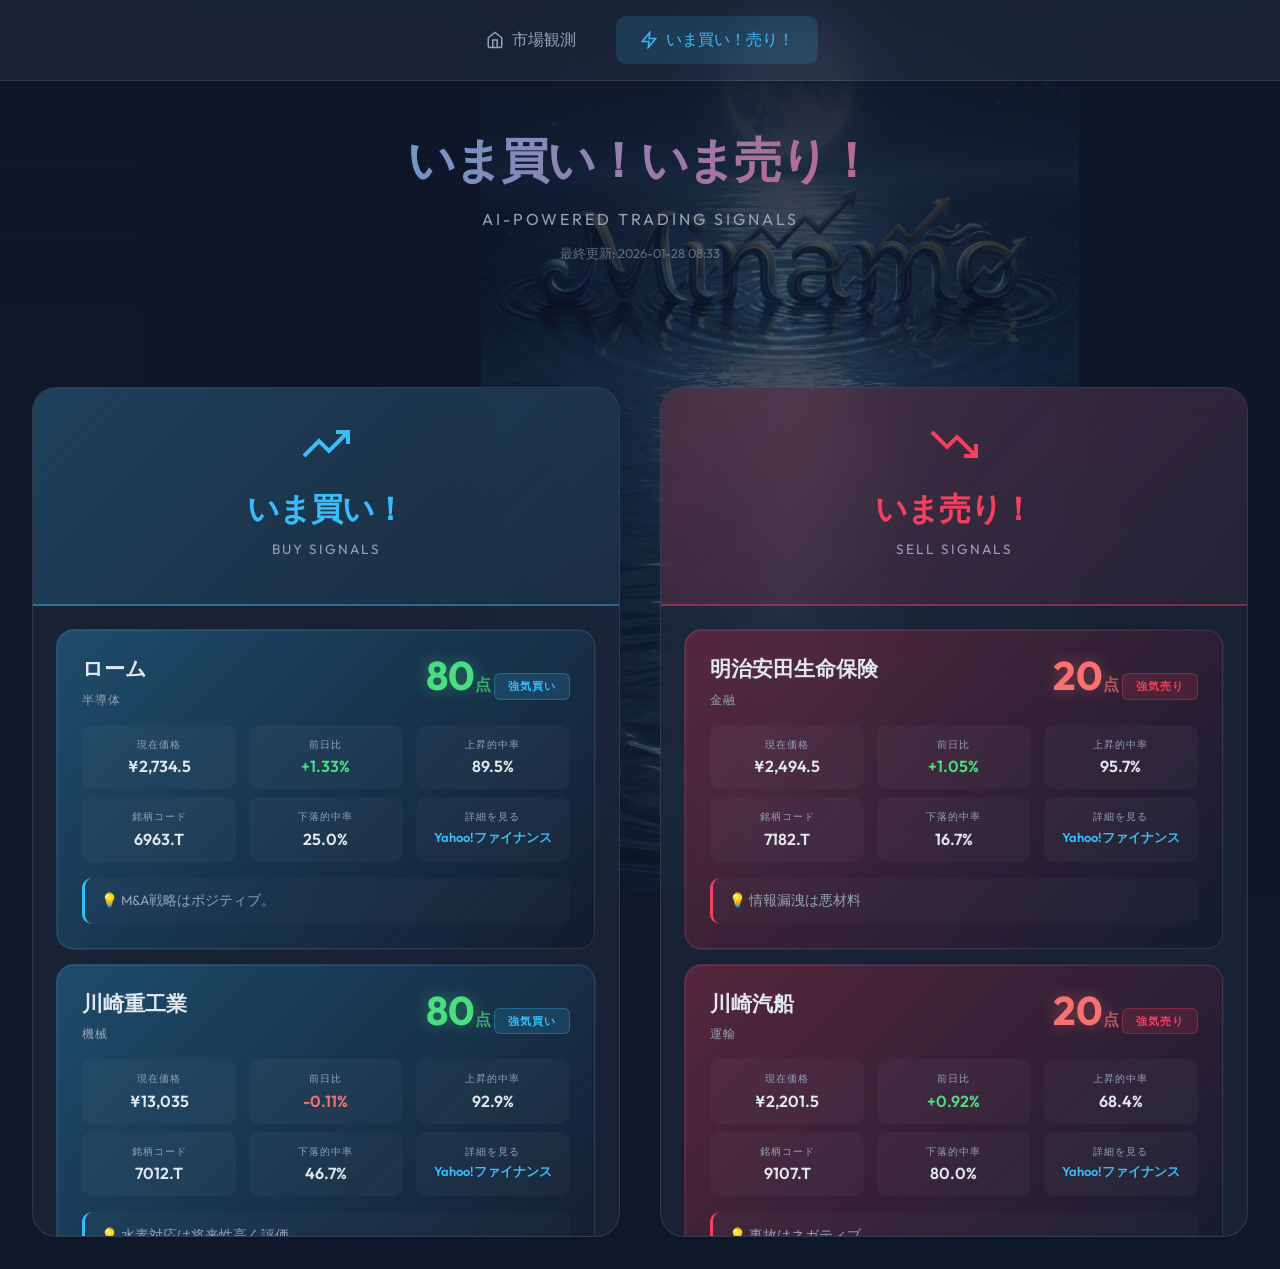
<file: docs/signals.html>
<!DOCTYPE html>
<html lang="ja">

<head>
    <meta charset="UTF-8">
    <meta name="viewport" content="width=device-width, initial-scale=1.0">
    <title>Minamo | いま買い！いま売り！</title>
    <meta name="description" content="AIが分析する今すぐ買い・売りシグナルが出ている株銘柄一覧">
    <link rel="stylesheet" href="style.css">
    <link href="https://fonts.googleapis.com/css2?family=Outfit:wght@300;400;600;700&display=swap" rel="stylesheet">
    <style>
        /* Signals Page Specific Styles */
        .signals-container {
            display: grid;
            grid-template-columns: 1fr 1fr;
            gap: 2.5rem;
            padding: 2rem;
        }

        .signal-section {
            background: var(--glass-bg);
            border: 1px solid var(--glass-border);
            border-radius: 24px;
            backdrop-filter: blur(16px);
            overflow: hidden;
            transition: all 0.3s ease;
        }

        .signal-section:hover {
            transform: translateY(-4px);
            box-shadow: 0 16px 48px rgba(0, 0, 0, 0.3);
        }

        .section-header {
            padding: 2rem 2.5rem;
            text-align: center;
            position: relative;
            overflow: hidden;
        }

        .buy-section .section-header {
            background: linear-gradient(135deg, rgba(56, 189, 248, 0.2) 0%, rgba(56, 189, 248, 0.05) 100%);
            border-bottom: 2px solid rgba(56, 189, 248, 0.4);
        }

        .sell-section .section-header {
            background: linear-gradient(135deg, rgba(244, 63, 94, 0.2) 0%, rgba(244, 63, 94, 0.05) 100%);
            border-bottom: 2px solid rgba(244, 63, 94, 0.4);
        }

        .section-icon {
            font-size: 3rem;
            margin-bottom: 0.5rem;
            display: block;
        }

        .buy-section .section-icon {
            color: var(--up-color);
            text-shadow: 0 0 30px rgba(56, 189, 248, 0.5);
        }

        .sell-section .section-icon {
            color: var(--down-color);
            text-shadow: 0 0 30px rgba(244, 63, 94, 0.5);
        }

        .section-title {
            margin: 0;
            font-size: 2rem;
            font-weight: 700;
            letter-spacing: -1px;
        }

        .buy-section .section-title {
            color: var(--up-color);
        }

        .sell-section .section-title {
            color: var(--down-color);
        }

        .section-subtitle {
            font-size: 0.85rem;
            color: var(--text-sub);
            margin-top: 0.5rem;
            text-transform: uppercase;
            letter-spacing: 2px;
        }

        .signal-list {
            padding: 1.5rem;
            max-height: 70vh;
            overflow-y: auto;
            scrollbar-width: thin;
            scrollbar-color: rgba(255, 255, 255, 0.1) transparent;
        }

        .signal-list::-webkit-scrollbar {
            width: 6px;
        }

        .signal-list::-webkit-scrollbar-thumb {
            background-color: rgba(255, 255, 255, 0.1);
            border-radius: 3px;
        }

        .signal-card {
            background: rgba(15, 23, 42, 0.5);
            border: 1px solid var(--glass-border);
            border-radius: 16px;
            padding: 1.5rem;
            margin-bottom: 1rem;
            transition: all 0.3s ease;
            cursor: pointer;
        }

        .signal-card:hover {
            transform: translateX(8px);
            border-color: rgba(255, 255, 255, 0.2);
        }

        .buy-section .signal-card:hover {
            border-color: rgba(56, 189, 248, 0.4);
            box-shadow: 0 4px 20px rgba(56, 189, 248, 0.15);
        }

        .sell-section .signal-card:hover {
            border-color: rgba(244, 63, 94, 0.4);
            box-shadow: 0 4px 20px rgba(244, 63, 94, 0.15);
        }

        .signal-card:last-child {
            margin-bottom: 0;
        }

        .signal-card-header {
            display: flex;
            justify-content: space-between;
            align-items: flex-start;
            margin-bottom: 1rem;
        }

        .company-name {
            font-size: 1.3rem;
            font-weight: 600;
            color: var(--text-main);
            margin: 0 0 0.3rem 0;
        }

        .company-sector {
            font-size: 0.75rem;
            color: var(--text-sub);
            text-transform: uppercase;
            letter-spacing: 1px;
        }

        .signal-score {
            text-align: right;
        }

        .score-number {
            font-size: 2.5rem;
            font-weight: 700;
            line-height: 1;
        }

        .buy-section .score-number {
            color: var(--score-high);
            text-shadow: 0 0 15px rgba(74, 222, 128, 0.4);
        }

        .sell-section .score-number {
            color: var(--score-low);
            text-shadow: 0 0 15px rgba(248, 113, 113, 0.4);
        }

        .score-unit {
            font-size: 1rem;
            opacity: 0.7;
        }

        .signal-badge {
            display: inline-block;
            padding: 0.3rem 0.8rem;
            border-radius: 6px;
            font-size: 0.7rem;
            font-weight: 600;
            text-transform: uppercase;
            letter-spacing: 1px;
            margin-top: 0.3rem;
        }

        .buy-section .signal-badge {
            background: var(--buy-bg);
            color: var(--up-color);
            border: 1px solid rgba(56, 189, 248, 0.3);
        }

        .sell-section .signal-badge {
            background: var(--sell-bg);
            color: var(--down-color);
            border: 1px solid rgba(244, 63, 94, 0.3);
        }

        .signal-details {
            display: grid;
            grid-template-columns: repeat(3, 1fr);
            gap: 0.8rem;
        }

        .detail-item {
            background: rgba(255, 255, 255, 0.03);
            padding: 0.8rem;
            border-radius: 10px;
            text-align: center;
        }

        .detail-label {
            font-size: 0.65rem;
            color: var(--text-sub);
            text-transform: uppercase;
            letter-spacing: 1px;
            margin-bottom: 0.3rem;
        }

        .detail-value {
            font-size: 1rem;
            font-weight: 600;
            color: var(--text-main);
        }

        .detail-value.positive {
            color: var(--score-high);
        }

        .detail-value.negative {
            color: var(--score-low);
        }

        .signal-reason {
            margin-top: 1rem;
            padding: 0.8rem 1rem;
            background: rgba(255, 255, 255, 0.02);
            border-radius: 10px;
            border-left: 3px solid;
            font-size: 0.85rem;
            color: var(--text-sub);
            line-height: 1.5;
        }

        .buy-section .signal-reason {
            border-color: var(--up-color);
        }

        .sell-section .signal-reason {
            border-color: var(--down-color);
        }

        .no-signals {
            text-align: center;
            padding: 3rem;
            color: var(--text-sub);
        }

        .no-signals-icon {
            font-size: 3rem;
            margin-bottom: 1rem;
            opacity: 0.5;
        }

        /* Page Header */
        .page-header {
            text-align: center;
            padding: 3rem 2rem 2rem;
            background: linear-gradient(180deg, rgba(15, 23, 42, 0.8) 0%, transparent 100%);
        }

        .page-title {
            font-size: 3rem;
            margin: 0 0 0.5rem 0;
            background: linear-gradient(135deg, #38bdf8 0%, #f43f5e 100%);
            -webkit-background-clip: text;
            background-clip: text;
            -webkit-text-fill-color: transparent;
            letter-spacing: -2px;
        }

        .page-subtitle {
            font-size: 1rem;
            color: var(--text-sub);
            letter-spacing: 3px;
            text-transform: uppercase;
        }

        .last-updated {
            margin-top: 1rem;
            font-size: 0.8rem;
            color: var(--text-sub);
            opacity: 0.6;
        }

        /* Navigation */
        .nav-bar {
            display: flex;
            justify-content: center;
            gap: 1rem;
            padding: 1rem 2rem;
            background: var(--glass-bg);
            border-bottom: 1px solid var(--glass-border);
            position: sticky;
            top: 0;
            z-index: 100;
            backdrop-filter: blur(16px);
        }

        .nav-link {
            padding: 0.8rem 1.5rem;
            border-radius: 10px;
            color: var(--text-sub);
            text-decoration: none;
            font-weight: 500;
            transition: all 0.2s ease;
            display: flex;
            align-items: center;
            gap: 0.5rem;
        }

        .nav-link:hover {
            background: rgba(255, 255, 255, 0.05);
            color: var(--text-main);
        }

        .nav-link.active {
            background: var(--buy-bg);
            color: var(--accent);
        }

        .nav-icon {
            width: 18px;
            height: 18px;
        }

        /* Responsive */
        @media (max-width: 1024px) {
            .signals-container {
                grid-template-columns: 1fr;
            }

            .page-title {
                font-size: 2rem;
            }
        }

        @media (max-width: 768px) {
            .signal-details {
                grid-template-columns: 1fr 1fr;
            }

            .nav-bar {
                flex-wrap: wrap;
            }

            .nav-link {
                padding: 0.6rem 1rem;
                font-size: 0.9rem;
            }
        }

        /* Animation */
        @keyframes slideIn {
            from {
                opacity: 0;
                transform: translateY(20px);
            }

            to {
                opacity: 1;
                transform: translateY(0);
            }
        }

        .signal-card {
            animation: slideIn 0.5s ease-out forwards;
            opacity: 0;
        }

        .signal-card:nth-child(1) {
            animation-delay: 0.1s;
        }

        .signal-card:nth-child(2) {
            animation-delay: 0.2s;
        }

        .signal-card:nth-child(3) {
            animation-delay: 0.3s;
        }

        .signal-card:nth-child(4) {
            animation-delay: 0.4s;
        }

        .signal-card:nth-child(5) {
            animation-delay: 0.5s;
        }

        .signal-card:nth-child(6) {
            animation-delay: 0.6s;
        }

        .signal-card:nth-child(7) {
            animation-delay: 0.7s;
        }

        .signal-card:nth-child(8) {
            animation-delay: 0.8s;
        }

        /* Pulse animation for strong signals */
        .strong-signal {
            position: relative;
        }

        .strong-signal::before {
            content: "";
            position: absolute;
            top: -2px;
            left: -2px;
            right: -2px;
            bottom: -2px;
            border-radius: 18px;
            z-index: -1;
            animation: pulse 2s infinite;
        }

        .buy-section .strong-signal::before {
            background: linear-gradient(135deg, rgba(56, 189, 248, 0.3), transparent);
        }

        .sell-section .strong-signal::before {
            background: linear-gradient(135deg, rgba(244, 63, 94, 0.3), transparent);
        }

        @keyframes pulse {

            0%,
            100% {
                opacity: 0.3;
            }

            50% {
                opacity: 0.8;
            }
        }
    </style>
</head>

<body>
    <!-- Navigation -->
    <nav class="nav-bar">
        <a href="index.html" class="nav-link">
            <svg class="nav-icon" viewBox="0 0 24 24" fill="none" stroke="currentColor" stroke-width="2">
                <path d="M3 9l9-7 9 7v11a2 2 0 0 1-2 2H5a2 2 0 0 1-2-2z"></path>
                <polyline points="9 22 9 12 15 12 15 22"></polyline>
            </svg>
            市場観測
        </a>
        <a href="signals.html" class="nav-link active">
            <svg class="nav-icon" viewBox="0 0 24 24" fill="none" stroke="currentColor" stroke-width="2">
                <polygon points="13 2 3 14 12 14 11 22 21 10 12 10 13 2"></polygon>
            </svg>
            いま買い！売り！
        </a>
    </nav>

    <!-- Page Header -->
    <header class="page-header">
        <h1 class="page-title">いま買い！いま売り！</h1>
        <p class="page-subtitle">AI-Powered Trading Signals</p>
        <p id="lastUpdated" class="last-updated">Loading...</p>
    </header>

    <!-- Signals Container -->
    <div class="signals-container">
        <!-- Buy Section -->
        <section class="signal-section buy-section">
            <div class="section-header">
                <span class="section-icon">
                    <svg width="48" height="48" viewBox="0 0 24 24" fill="none" stroke="currentColor" stroke-width="2">
                        <polyline points="23 6 13.5 15.5 8.5 10.5 1 18"></polyline>
                        <polyline points="17 6 23 6 23 12"></polyline>
                    </svg>
                </span>
                <h2 class="section-title">いま買い！</h2>
                <p class="section-subtitle">Buy Signals</p>
            </div>
            <div id="buyList" class="signal-list">
                <div class="no-signals">
                    <div class="no-signals-icon">📈</div>
                    <p>Loading...</p>
                </div>
            </div>
        </section>

        <!-- Sell Section -->
        <section class="signal-section sell-section">
            <div class="section-header">
                <span class="section-icon">
                    <svg width="48" height="48" viewBox="0 0 24 24" fill="none" stroke="currentColor" stroke-width="2">
                        <polyline points="23 18 13.5 8.5 8.5 13.5 1 6"></polyline>
                        <polyline points="17 18 23 18 23 12"></polyline>
                    </svg>
                </span>
                <h2 class="section-title">いま売り！</h2>
                <p class="section-subtitle">Sell Signals</p>
            </div>
            <div id="sellList" class="signal-list">
                <div class="no-signals">
                    <div class="no-signals-icon">📉</div>
                    <p>Loading...</p>
                </div>
            </div>
        </section>
    </div>

    <script>
        // データを読み込み
        async function loadData() {
            try {
                const response = await fetch('data/current.json?' + new Date().getTime());
                if (!response.ok) throw new Error('Data not found');
                const data = await response.json();

                // 履歴データも読み込み（的中率計算用）
                const historyData = await loadHistory();

                processSignals(data, historyData);
            } catch (err) {
                console.error('Error loading data:', err);
                document.getElementById('buyList').innerHTML = '<div class="no-signals"><div class="no-signals-icon">⚠️</div><p>データの読み込みに失敗しました</p></div>';
                document.getElementById('sellList').innerHTML = '<div class="no-signals"><div class="no-signals-icon">⚠️</div><p>データの読み込みに失敗しました</p></div>';
            }
        }

        // 履歴データ読み込み
        async function loadHistory() {
            try {
                const indexResponse = await fetch('data/history/index.json?' + new Date().getTime());
                if (!indexResponse.ok) return [];

                const indexData = await indexResponse.json();
                // index.jsonは配列形式（datesプロパティではない）
                const dates = Array.isArray(indexData) ? indexData : (indexData.dates || []);

                console.log('Loading history for dates:', dates.slice(0, 30));

                const historyData = [];
                for (const dateStr of dates.slice(0, 30)) { // 直近30日分
                    try {
                        const res = await fetch(`data/history/${dateStr}.json`);
                        if (res.ok) {
                            const dayData = await res.json();
                            // 履歴ファイルは配列形式で、各要素が {timestamp, data} を持つ
                            if (Array.isArray(dayData)) {
                                // 配列の各エントリを展開して追加
                                dayData.forEach(entry => {
                                    if (entry && entry.data && entry.data.companies) {
                                        historyData.push(entry);
                                    }
                                });
                            } else if (dayData && dayData.companies) {
                                // 旧形式対応: 直接companiesを持つ場合
                                historyData.push({ timestamp: dateStr, data: dayData });
                            }
                        }
                    } catch (e) {
                        console.warn(`Failed to load history for ${dateStr}`);
                    }
                }
                console.log('History data loaded:', historyData.length, 'entries');
                return historyData;
            } catch (err) {
                console.warn('Failed to load history index:', err);
                return [];
            }
        }

        // 統計情報を計算
        function calculateStats(companyName, historyData) {
            let upCorrect = 0, upTotal = 0;
            let downCorrect = 0, downTotal = 0;

            historyData.forEach(entry => {
                if (!entry.data || !entry.data.companies) return;
                const c = entry.data.companies.find(comp => comp.company === companyName);
                if (!c || !c.stock_info || c.average_score === undefined) return;

                const change = c.stock_info.price_change_percent;
                const score = c.average_score;

                if (change > 0) {
                    upTotal++;
                    if (score >= 50) upCorrect++;
                } else if (change < 0) {
                    downTotal++;
                    if (score < 50) downCorrect++;
                }
            });

            return {
                upAccuracy: upTotal > 0 ? (upCorrect / upTotal * 100).toFixed(1) : '-',
                downAccuracy: downTotal > 0 ? (downCorrect / downTotal * 100).toFixed(1) : '-'
            };
        }

        // シグナル処理
        function processSignals(data, historyData) {
            const companies = data.companies || [];
            const metadata = data.metadata;

            // 最終更新日時を表示
            if (metadata && metadata.updated_at) {
                document.getElementById('lastUpdated').textContent = `最終更新: ${metadata.updated_at}`;
            }

            // 買いシグナル: スコア65以上
            const buySignals = companies
                .filter(c => c.average_score >= 65)
                .sort((a, b) => b.average_score - a.average_score);

            // 売りシグナル: スコア35以下
            const sellSignals = companies
                .filter(c => c.average_score <= 35)
                .sort((a, b) => a.average_score - b.average_score);

            // 買いシグナル表示
            renderSignals('buyList', buySignals, historyData, 'buy');

            // 売りシグナル表示
            renderSignals('sellList', sellSignals, historyData, 'sell');
        }

        // シグナル描画
        function renderSignals(containerId, signals, historyData, type) {
            const container = document.getElementById(containerId);

            if (signals.length === 0) {
                container.innerHTML = `
                    <div class="no-signals">
                        <div class="no-signals-icon">${type === 'buy' ? '📈' : '📉'}</div>
                        <p>現在、${type === 'buy' ? '買い' : '売り'}シグナルはありません</p>
                    </div>
                `;
                return;
            }

            container.innerHTML = signals.map((company, index) => {
                const stats = calculateStats(company.company, historyData);
                const isStrong = type === 'buy' ? company.average_score >= 80 : company.average_score <= 20;
                const signalLabel = type === 'buy'
                    ? (company.average_score >= 80 ? '強気買い' : '買い検討')
                    : (company.average_score <= 20 ? '強気売り' : '売り検討');

                const priceChange = company.stock_info?.price_change_percent || 0;
                const priceChangeClass = priceChange >= 0 ? 'positive' : 'negative';
                const priceChangeText = priceChange >= 0 ? `+${priceChange.toFixed(2)}%` : `${priceChange.toFixed(2)}%`;

                // 最新ニュースの理由を取得
                const latestReason = company.news && company.news.length > 0
                    ? company.news[0].reason
                    : '分析データに基づく判断';

                // 的中率を取得（score_evaluationから取得、なければ履歴から計算）
                const accuracy = company.score_evaluation?.accuracy;
                const upAccuracy = stats.upAccuracy !== '-' ? stats.upAccuracy : (accuracy ? accuracy.toFixed(1) : '-');
                const downAccuracy = stats.downAccuracy !== '-' ? stats.downAccuracy : (accuracy ? accuracy.toFixed(1) : '-');

                // Yahoo!ファイナンスへのリンク
                const ticker = company.stock_info?.ticker || '';
                const yahooUrl = `https://finance.yahoo.co.jp/quote/${ticker}`;

                return `
                    <div class="signal-card ${isStrong ? 'strong-signal' : ''}" data-company="${company.company}">
                        <div class="signal-card-header">
                            <div>
                                <h3 class="company-name">${company.company}</h3>
                                <span class="company-sector">${company.sector || 'その他'}</span>
                            </div>
                            <div class="signal-score">
                                <span class="score-number">${company.average_score}<span class="score-unit">点</span></span>
                                <span class="signal-badge">${signalLabel}</span>
                            </div>
                        </div>
                        <div class="signal-details">
                            <div class="detail-item">
                                <div class="detail-label">現在価格</div>
                                <div class="detail-value">¥${company.stock_info?.current_price?.toLocaleString() || '-'}</div>
                            </div>
                            <div class="detail-item">
                                <div class="detail-label">前日比</div>
                                <div class="detail-value ${priceChangeClass}">${priceChangeText}</div>
                            </div>
                            <div class="detail-item">
                                <div class="detail-label">上昇的中率</div>
                                <div class="detail-value">${upAccuracy}%</div>
                            </div>
                        </div>
                        <div class="signal-details" style="margin-top: 0.5rem;">
                            <div class="detail-item">
                                <div class="detail-label">銘柄コード</div>
                                <div class="detail-value">${ticker}</div>
                            </div>
                            <div class="detail-item">
                                <div class="detail-label">下落的中率</div>
                                <div class="detail-value">${downAccuracy}%</div>
                            </div>
                            <div class="detail-item">
                                <div class="detail-label">詳細を見る</div>
                                <div class="detail-value" style="font-size: 0.8rem;">
                                    <a href="${yahooUrl}" target="_blank" style="color: var(--accent); text-decoration: none;">Yahoo!ファイナンス</a>
                                </div>
                            </div>
                        </div>
                        <div class="signal-reason">
                            💡 ${latestReason}
                        </div>
                    </div>
                `;
            }).join('');

            // カードクリック時のイベント設定
            container.querySelectorAll('.signal-card').forEach(card => {
                card.addEventListener('click', (e) => {
                    // リンククリック時はイベント伝播を止める
                    if (e.target.tagName === 'A') return;
                    const companyName = card.dataset.company;
                    // URLエンコードして検索パラメータとして渡す
                    window.location.href = `index.html?search=${encodeURIComponent(companyName)}`;
                });
            });
        }

        // 初期化
        loadData();
    </script>
</body>

</html>
</file>
<file: docs/style.css>
* {
    box-sizing: border-box;
}

:root {
    --bg-color: #0f172a;
    --card-bg: rgba(30, 41, 59, 0.7);
    --text-main: #e2e8f0;
    --text-sub: #94a3b8;
    --accent: #38bdf8;
    --score-high: #4ade80;
    --score-mid: #facc15;
    --score-low: #f87171;
    --up-color: #38bdf8;
    --down-color: #f43f5e;
    --buy-bg: rgba(56, 189, 248, 0.15);
    --sell-bg: rgba(244, 63, 94, 0.15);
    --glass-bg: rgba(30, 41, 59, 0.7);
    --glass-border: rgba(255, 255, 255, 0.1);
}

body {
    margin: 0;
    padding: 0;
    font-family: 'Outfit', sans-serif;
    color: var(--text-main);
    min-height: 100vh;
    background-color: var(--bg-color);
    position: relative;
    overflow-x: hidden;
}

body::before {
    content: "";
    position: fixed;
    top: 0;
    left: 0;
    width: 100%;
    height: 100%;
    z-index: -1;
    background-image:
        linear-gradient(rgba(15, 23, 42, 0.7), rgba(15, 23, 42, 0.7)),
        url('minamo-bg.jpg');
    background-size: contain;
    background-position: calc(50% + 140px) center;
    background-repeat: no-repeat;
    will-change: transform;
}

.container {
    display: grid;
    grid-template-columns: 280px 1fr;
    min-height: 100vh;
    max-width: 100%;
    margin: 0;
    padding: 0;
}

/* Sidebar Styling */
.sidebar {
    background: var(--glass-bg);
    border-right: 1px solid var(--glass-border);
    backdrop-filter: blur(30px);
    display: flex;
    flex-direction: column;
    padding: 2.5rem 1.5rem;
    position: sticky;
    top: 0;
    height: 100vh;
    z-index: 100;
    transition: all 0.3s ease;
}

.main-content {
    padding: 2rem 4rem;
    background: transparent;
    max-width: 100%;
    overflow-x: hidden;
}

header {
    text-align: center;
    margin-bottom: 3rem;
    animation: fadeIn 1s ease-out;
}

.logo {
    max-width: 100%;
    height: auto;
    margin-bottom: 0.5rem;
    filter: drop-shadow(0 0 12px rgba(56, 189, 248, 0.4));
}

h1 {
    font-size: 3rem;
    margin: 0;
    background: linear-gradient(to right, #38bdf8, #818cf8);
    -webkit-background-clip: text;
    background-clip: text;
    -webkit-text-fill-color: transparent;
    letter-spacing: -2px;
}

/* Scroll Lock */
.no-scroll {
    overflow: hidden !important;
}

.main-header {
    display: flex;
    justify-content: space-between;
    align-items: flex-end;
    margin-bottom: 4rem;
    padding-bottom: 2rem;
    border-bottom: 1px solid var(--glass-border);
    animation: fadeIn 1s ease-out;
}

.subtitle {
    font-size: 0.9rem;
    color: var(--text-sub);
    letter-spacing: 3px;
    text-transform: uppercase;
    opacity: 0.7;
}

/* Sidebar Components */
.sidebar-header {
    margin-bottom: 2rem;
    text-align: center;
}

.sidebar-logo {
    max-width: 200px;
    height: auto;
    filter: blur(0.8px) drop-shadow(0 0 12px rgba(56, 189, 248, 0.25));
    opacity: 0.7;
    transition: all 0.6s ease;
    cursor: pointer;
}

.sidebar-logo:hover {
    filter: blur(0px) drop-shadow(0 0 18px rgba(56, 189, 248, 0.5));
    opacity: 1;
    transform: scale(1.02);
}

.search-box {
    margin-bottom: 2rem;
}

.search-input {
    width: 100%;
    background: rgba(0, 0, 0, 0.2);
    border: 1px solid var(--glass-border);
    border-radius: 10px;
    padding: 0.8rem 1rem;
    color: var(--text-main);
    font-family: 'Outfit', sans-serif;
    font-size: 0.9rem;
    outline: none;
    transition: border-color 0.2s;
}

.search-input:focus {
    border-color: var(--accent);
}

.menu-section {
    margin-bottom: 2rem;
    flex: 1;
    overflow-y: auto;
    scrollbar-width: none;
}

.menu-section::-webkit-scrollbar {
    display: none;
}

.menu-title {
    font-size: 0.75rem;
    color: var(--text-sub);
    text-transform: uppercase;
    letter-spacing: 2px;
    margin-bottom: 1rem;
    padding-left: 0.5rem;
}

.menu-list {
    list-style: none;
    padding: 0;
    margin: 0;
}

.menu-item {
    padding: 0.8rem 1rem;
    border-radius: 10px;
    cursor: pointer;
    transition: all 0.2s;
    color: var(--text-main);
    display: flex;
    justify-content: space-between;
    align-items: center;
    margin-bottom: 0.2rem;
    font-size: 0.95rem;
}

.menu-item:hover {
    background: rgba(255, 255, 255, 0.05);
}

.menu-item.active {
    background: var(--buy-bg);
    color: var(--accent);
    font-weight: 600;
}

.menu-count {
    font-size: 0.7rem;
    background: rgba(255, 255, 255, 0.1);
    padding: 2px 8px;
    border-radius: 10px;
    opacity: 0.6;
}

.market-summary {
    background: rgba(255, 255, 255, 0.03);
    border: 1px solid var(--glass-border);
    border-radius: 12px;
    padding: 1rem;
    margin-top: auto;
}

.summary-item {
    display: flex;
    justify-content: space-between;
    font-size: 0.8rem;
    margin-bottom: 0.5rem;
}

.summary-label {
    color: var(--text-sub);
}

.summary-value {
    font-weight: 600;
}

/* History Controls */
.history-controls {
    display: flex;
    align-items: center;
    gap: 1.5rem;
}

.history-btn {
    background: rgba(56, 189, 248, 0.2);
    border: 1px solid rgba(56, 189, 248, 0.4);
    color: var(--accent);
    padding: 0.6rem 1.5rem;
    border-radius: 8px;
    cursor: pointer;
    font-family: 'Outfit', sans-serif;
    font-size: 0.9rem;
    transition: all 0.2s ease;
}

.history-btn:hover {
    background: rgba(56, 189, 248, 0.3);
    border-color: rgba(56, 189, 248, 0.6);
    transform: translateY(-1px);
}

.history-select {
    background: var(--card-bg);
    border: 1px solid rgba(255, 255, 255, 0.1);
    color: var(--text-main);
    padding: 0.6rem 1rem;
    border-radius: 8px;
    font-family: 'Outfit', sans-serif;
    font-size: 0.9rem;
    cursor: pointer;
    min-width: 200px;
}

.history-select:focus {
    outline: none;
    border-color: var(--accent);
}

.history-date-picker {
    background: var(--card-bg);
    border: 1px solid rgba(255, 255, 255, 0.1);
    color: var(--text-main);
    padding: 0.6rem 1rem;
    border-radius: 8px;
    font-family: 'Outfit', sans-serif;
    font-size: 0.9rem;
    cursor: pointer;
}

.history-date-picker:focus {
    outline: none;
    border-color: var(--accent);
}

.sector-filter {
    background: var(--card-bg);
    border: 1px solid rgba(255, 255, 255, 0.1);
    color: var(--text-main);
    padding: 0.6rem 1rem;
    border-radius: 8px;
    font-family: 'Outfit', sans-serif;
    font-size: 0.9rem;
    cursor: pointer;
    min-width: 150px;
}

.sector-filter:focus {
    outline: none;
    border-color: var(--accent);
}

/* Sector Section */
.sector-section {
    margin-bottom: 3rem;
}

.sector-title {
    font-size: 1.8rem;
    color: var(--accent);
    margin-bottom: 1.5rem;
    padding-bottom: 0.5rem;
    border-bottom: 2px solid rgba(56, 189, 248, 0.3);
    text-transform: uppercase;
    letter-spacing: 2px;
    font-weight: 600;
}

/* Graph Container */
.graph-container {
    margin-top: 3rem;
    padding: 2rem;
    background: var(--card-bg);
    border-radius: 16px;
    border: 1px solid rgba(255, 255, 255, 0.1);
}

.graph-controls {
    display: flex;
    gap: 1rem;
    margin-bottom: 2rem;
    flex-wrap: wrap;
}

.graph-period-select,
.graph-company-select {
    background: rgba(15, 23, 42, 0.5);
    border: 1px solid rgba(255, 255, 255, 0.1);
    color: var(--text-main);
    padding: 0.6rem 1rem;
    border-radius: 8px;
    font-family: 'Outfit', sans-serif;
    font-size: 0.9rem;
    cursor: pointer;
    min-width: 150px;
}

.graph-period-select:focus,
.graph-company-select:focus {
    outline: none;
    border-color: var(--accent);
}

.graph-wrapper {
    margin-bottom: 3rem;
    height: 400px;
    position: relative;
}

.graph-wrapper:last-child {
    margin-bottom: 0;
}

/* Company Card Layout */
.company-card {
    display: grid;
    grid-template-columns: 280px 1fr 340px;
    background: var(--card-bg);
    border: 1px solid var(--glass-border);
    border-radius: 20px;
    margin-bottom: 2.5rem;
    overflow: hidden;
    backdrop-filter: blur(16px);
    box-shadow: 0 8px 32px rgba(0, 0, 0, 0.2);
    transition: all 0.3s cubic-bezier(0.4, 0, 0.2, 1);
}

.company-card:hover {
    transform: translateX(5px) scale(1.01);
    box-shadow: 0 12px 48px rgba(0, 0, 0, 0.3);
    border-color: rgba(56, 189, 248, 0.5);
}

/* Accuracy Stats */
.accuracy-stats {
    display: grid;
    grid-template-columns: 1fr 1fr;
    gap: 0.8rem;
    margin-top: 1rem;
    width: 100%;
}

.stat-box {
    padding: 0.8rem;
    border-radius: 12px;
    background: rgba(255, 255, 255, 0.03);
    border: 1px solid var(--glass-border);
    text-align: center;
}

.stat-box.up {
    border-color: rgba(56, 189, 248, 0.2);
}

.stat-box.down {
    border-color: rgba(244, 63, 94, 0.2);
}

.stat-label {
    font-size: 0.7rem;
    color: var(--text-sub);
    margin-bottom: 0.3rem;
    display: block;
}

.stat-value {
    font-size: 1.1rem;
    font-weight: 600;
}

.stat-box.up .stat-value {
    color: var(--up-color);
}

.stat-box.down .stat-value {
    color: var(--down-color);
}

/* Decision Signal */
.decision-signal {
    margin-top: 1.2rem;
    padding: 1rem;
    border-radius: 12px;
    width: 100%;
    display: flex;
    flex-direction: column;
    align-items: center;
    gap: 0.3rem;
    font-weight: 600;
    letter-spacing: 1px;
    text-transform: uppercase;
    font-size: 0.9rem;
}

.signal-buy {
    background: var(--buy-bg);
    border: 1px solid var(--up-color);
    color: var(--up-color);
    box-shadow: 0 0 15px rgba(56, 189, 248, 0.2);
}

.signal-sell {
    background: var(--sell-bg);
    border: 1px solid var(--down-color);
    color: var(--down-color);
    box-shadow: 0 0 15px rgba(244, 63, 94, 0.2);
}

.signal-neutral {
    background: rgba(255, 255, 255, 0.05);
    border: 1px solid var(--text-sub);
    color: var(--text-sub);
}

.signal-subtitle {
    font-size: 0.65rem;
    opacity: 0.8;
    font-weight: 400;
}

/* Left Column: Info */
.company-info {
    padding: 2rem;
    background: rgba(15, 23, 42, 0.3);
    border-right: 1px solid rgba(255, 255, 255, 0.05);
    display: flex;
    flex-direction: column;
    justify-content: center;
    align-items: center;
    text-align: center;
}

.company-info h2 {
    margin: 0;
    font-size: 1.5rem;
    color: var(--text-main);
}

.company-title-row {
    margin-bottom: 1.2rem;
    display: flex;
    flex-direction: column;
    align-items: center;
    gap: 0.5rem;
}

.ticker-badge {
    display: flex;
    align-items: center;
    gap: 0.5rem;
    background: rgba(250, 204, 21, 0.1);
    padding: 0.2rem 0.6rem;
    border-radius: 6px;
    border: 1px solid rgba(250, 204, 21, 0.3);
}

.ticker-code {
    font-size: 0.85rem;
    font-weight: 700;
    color: #facc15;
    letter-spacing: 1.5px;
}

.external-link {
    color: #facc15;
    transition: all 0.2s;
    display: flex;
    align-items: center;
    filter: drop-shadow(0 0 2px rgba(250, 204, 21, 0.3));
}

.external-link:hover {
    color: #fff;
    filter: drop-shadow(0 0 8px rgba(250, 204, 21, 0.8));
    transform: translateY(-1px);
}

.main-score {
    display: flex;
    flex-direction: column;
    align-items: center;
    margin-bottom: 1.2rem;
}

.score-label {
    font-size: 0.75rem;
    color: var(--text-sub);
    margin-bottom: 0.1rem;
    text-transform: uppercase;
    letter-spacing: 1px;
}

.score-value {
    font-size: 3.5rem;
    font-weight: 600;
    line-height: 1;
}

.score-value::after {
    content: "点";
    font-size: 1.5rem;
    margin-left: 0.2rem;
    opacity: 0.7;
}

.score-high .score-value {
    color: var(--score-high);
    text-shadow: 0 0 20px rgba(74, 222, 128, 0.3);
}

.score-mid .score-value {
    color: var(--score-mid);
    text-shadow: 0 0 20px rgba(250, 204, 21, 0.3);
}

.score-low .score-value {
    color: var(--score-low);
    text-shadow: 0 0 20px rgba(248, 113, 113, 0.3);
}

.updated-at {
    font-size: 0.75rem;
    color: var(--text-sub);
    opacity: 0.8;
}

/* Stock Info */
.stock-info {
    margin-top: 1rem;
    padding-top: 1rem;
    border-top: 1px solid rgba(255, 255, 255, 0.1);
    width: 100%;
}

.stock-price,
.stock-change {
    display: flex;
    justify-content: space-between;
    align-items: center;
    margin-bottom: 0.5rem;
    font-size: 0.85rem;
}

.stock-label {
    color: var(--text-sub);
    font-size: 0.75rem;
}

.stock-value {
    font-weight: 600;
    color: var(--text-main);
}

/* Score Evaluation */
.score-evaluation {
    margin-top: 1rem;
    padding: 0.8rem;
    border-radius: 8px;
    background: rgba(255, 255, 255, 0.05);
    border: 1px solid rgba(255, 255, 255, 0.1);
    width: 100%;
}

.eval-hit {
    border-color: rgba(74, 222, 128, 0.3);
    background: rgba(74, 222, 128, 0.05);
}

.eval-partial {
    border-color: rgba(250, 204, 21, 0.3);
    background: rgba(250, 204, 21, 0.05);
}

.eval-miss {
    border-color: rgba(248, 113, 113, 0.3);
    background: rgba(248, 113, 113, 0.05);
}

.eval-header {
    font-size: 0.75rem;
    color: var(--text-sub);
    margin-bottom: 0.5rem;
    text-transform: uppercase;
    letter-spacing: 1px;
}

.eval-details {
    display: flex;
    flex-direction: column;
    gap: 0.3rem;
}

.eval-item {
    display: flex;
    justify-content: space-between;
    font-size: 0.8rem;
}

.eval-label {
    color: var(--text-sub);
}

.eval-value {
    color: var(--text-main);
    font-weight: 500;
}

/* News Section */
.company-news {
    padding: 2rem;
    background: rgba(255, 255, 255, 0.02);
    display: flex;
    flex-direction: column;
}

/* Right Column: Graph */
.company-graph {
    padding: 2rem;
    border-left: 1px solid rgba(255, 255, 255, 0.05);
    background: rgba(15, 23, 42, 0.4);
    display: flex;
    flex-direction: column;
    gap: 1.5rem;
    min-height: 320px;
}

.company-graph-period {
    background: rgba(15, 23, 42, 0.5);
    border: 1px solid rgba(255, 255, 255, 0.1);
    color: var(--text-main);
    padding: 0.4rem 0.8rem;
    border-radius: 6px;
    font-family: 'Outfit', sans-serif;
    font-size: 0.8rem;
    cursor: pointer;
    margin-bottom: 0.5rem;
    width: 100%;
    max-width: 120px;
}

.company-graph-period:focus {
    outline: none;
    border-color: var(--accent);
}

.company-graph canvas {
    max-width: 100%;
    max-height: 300px;
    flex: 1;
}

.company-news h3 {
    margin: 0 0 1rem 0;
    font-size: 0.9rem;
    color: var(--accent);
    text-transform: uppercase;
    letter-spacing: 1px;
}

.news-list {
    list-style: none;
    padding: 0;
    margin: 0;
    max-height: 600px;
    overflow-y: auto;
    scrollbar-width: thin;
    scrollbar-color: rgba(255, 255, 255, 0.1) transparent;
}

.news-list::-webkit-scrollbar {
    width: 6px;
}

.news-list::-webkit-scrollbar-thumb {
    background-color: rgba(255, 255, 255, 0.1);
    border-radius: 3px;
}

.news-item {
    display: flex;
    gap: 1rem;
    padding: 0.8rem 0;
    border-bottom: 1px solid rgba(255, 255, 255, 0.05);
}

.news-item:last-child {
    border-bottom: none;
}

.news-score {
    font-size: 1.2rem;
    font-weight: 600;
    min-width: 30px;
    text-align: center;
}

.text-high {
    color: var(--score-high);
}

.text-mid {
    color: var(--score-mid);
}

.text-low {
    color: var(--score-low);
}

.news-content {
    flex: 1;
}

.news-title {
    display: block;
    color: var(--text-main);
    text-decoration: none;
    font-weight: 500;
    margin-bottom: 0.3rem;
    line-height: 1.4;
    transition: color 0.2s;
}

.news-title:hover {
    color: var(--accent);
}

.news-date {
    font-size: 0.75rem;
    color: var(--text-sub);
    opacity: 0.7;
    margin-top: 0.2rem;
    margin-bottom: 0.3rem;
}

.news-reason {
    font-size: 0.85rem;
    color: var(--text-sub);
    line-height: 1.5;
}

#status {
    text-align: center;
    margin-top: 4rem;
    color: var(--text-sub);
    font-size: 1.2rem;
    animation: pulse 2s infinite;
}

@keyframes fadeIn {
    from {
        opacity: 0;
        transform: translateY(-10px);
    }

    to {
        opacity: 1;
        transform: translateY(0);
    }
}

@keyframes pulse {
    0% {
        opacity: 0.6;
    }

    50% {
        opacity: 1;
    }

    100% {
        opacity: 0.6;
    }
}

@media (max-width: 1200px) {
    .main-content {
        padding: 2rem;
    }

    .company-card {
        grid-template-columns: 280px 1fr;
    }

    .company-graph {
        grid-column: 1 / -1;
        border-left: none;
        border-top: 1px solid rgba(255, 255, 255, 0.05);
        padding: 1.5rem;
    }
}

/* Mobile styles below */

.mobile-menu-btn {
    display: none;
    position: fixed;
    top: 1rem;
    left: 1rem;
    z-index: 1001;
    background: var(--glass-bg);
    border: 1px solid var(--glass-border);
    backdrop-filter: blur(10px);
    padding: 0.8rem;
    border-radius: 10px;
    cursor: pointer;
    flex-direction: column;
    gap: 4px;
    width: 44px;
    height: 44px;
    justify-content: center;
    align-items: center;
}

.hamburger-line {
    display: block;
    width: 20px;
    height: 2px;
    background-color: var(--text-main);
    transition: all 0.3s ease;
}

.mobile-menu-btn.active .hamburger-line:nth-child(1) {
    transform: translateY(6px) rotate(45deg);
}

.mobile-menu-btn.active .hamburger-line:nth-child(2) {
    opacity: 0;
}

.mobile-menu-btn.active .hamburger-line:nth-child(3) {
    transform: translateY(-6px) rotate(-45deg);
}

.sidebar-overlay {
    display: none;
    position: fixed;
    top: 0;
    left: 0;
    width: 100vw;
    height: 100vh;
    background: rgba(0, 0, 0, 0.5);
    backdrop-filter: blur(4px);
    z-index: 99;
    opacity: 0;
    transition: opacity 0.3s ease;
    pointer-events: none;
}

.sidebar-overlay.active {
    opacity: 1;
    pointer-events: auto;
}

@media (max-width: 900px) {
    .container {
        grid-template-columns: 220px 1fr;
    }

    body::before {
        background-position: calc(50% + 110px) center;
    }

    .sidebar {
        padding: 2rem 1rem;
    }

    .sidebar-logo {
        max-width: 150px;
    }
}

@media (max-width: 768px) {

    .mobile-menu-btn,
    .sidebar-overlay {
        display: flex;
    }

    .container {
        grid-template-columns: 1fr;
    }

    body::before {
        background-position: center;
    }

    .sidebar {
        position: fixed;
        left: -280px;
        width: 280px;
        height: 100vh;
        z-index: 1000;
        transition: left 0.3s cubic-bezier(0.4, 0, 0.2, 1);
        padding: 4.5rem 1.2rem 2rem 1.2rem;
        /* Reduce horizontal padding slightly */
        overflow-y: auto;
        -webkit-overflow-scrolling: touch;
    }

    .sidebar.active {
        left: 0;
    }

    .search-box {
        margin-bottom: 1.5rem;
    }

    .search-input {
        padding: 1rem !important;
        font-size: 1rem !important;
        /* Prevent iOS zoom */
    }

    .menu-section {
        margin-bottom: 2.5rem;
        flex: none;
        /* Auto height on mobile */
    }

    .menu-title {
        margin-bottom: 1.2rem;
        font-size: 0.85rem;
        letter-spacing: 3px;
    }

    .menu-item {
        padding: 1.2rem;
        margin-bottom: 0.5rem;
        font-size: 1.05rem;
    }

    .market-summary {
        margin-top: 1rem;
        margin-bottom: 3rem;
        padding: 1.2rem;
    }

    .main-content {
        padding: 4rem 1rem 2rem 1rem;
    }

    .main-header {
        flex-direction: column;
        align-items: flex-start;
        gap: 1.5rem;
        margin-bottom: 2rem;
    }

    h1 {
        font-size: 2.2rem;
    }

    .company-card {
        grid-template-columns: 1fr;
    }

    .company-info {
        border-right: none;
        border-bottom: 1px solid rgba(255, 255, 255, 0.05);
        padding: 1.5rem;
    }

    .company-news {
        padding: 1.5rem;
    }

    .company-graph {
        padding: 1rem;
        grid-column: 1;
        border-left: none;
        border-top: 1px solid rgba(255, 255, 255, 0.05);
        margin-top: 0;
    }

    .history-controls {
        width: 100%;
        flex-wrap: wrap;
        gap: 0.8rem;
    }

    .history-btn,
    .history-select,
    .history-date-picker {
        width: 100%;
        text-align: center;
    }

    .score-value {
        font-size: 3rem;
    }

    .sector-title {
        font-size: 1.4rem;
    }
}

@media (max-width: 480px) {
    h1 {
        font-size: 1.8rem;
    }

    .subtitle {
        font-size: 0.75rem;
        letter-spacing: 1px;
    }

    .accuracy-stats {
        grid-template-columns: 1fr;
    }

    .news-item {
        flex-direction: column;
        gap: 0.5rem;
    }

    .news-score {
        text-align: left;
    }
}

/* Signals Quick Link */
.signals-quick-link {
    display: flex;
    align-items: center;
    justify-content: center;
    gap: 0.6rem;
    padding: 1rem 1.5rem;
    margin-bottom: 1.5rem;
    background: linear-gradient(135deg, rgba(56, 189, 248, 0.2) 0%, rgba(244, 63, 94, 0.2) 100%);
    border: 1px solid rgba(255, 255, 255, 0.15);
    border-radius: 12px;
    color: var(--text-main);
    text-decoration: none;
    font-weight: 600;
    font-size: 0.95rem;
    transition: all 0.3s ease;
    position: relative;
    overflow: hidden;
}

.signals-quick-link::before {
    content: "";
    position: absolute;
    top: 0;
    left: -100%;
    width: 100%;
    height: 100%;
    background: linear-gradient(90deg, transparent, rgba(255, 255, 255, 0.1), transparent);
    transition: all 0.5s ease;
}

.signals-quick-link:hover::before {
    left: 100%;
}

.signals-quick-link:hover {
    transform: translateY(-2px);
    box-shadow: 0 8px 24px rgba(56, 189, 248, 0.2);
    border-color: rgba(56, 189, 248, 0.4);
}

.signals-quick-link svg {
    stroke: var(--accent);
}
</file>
